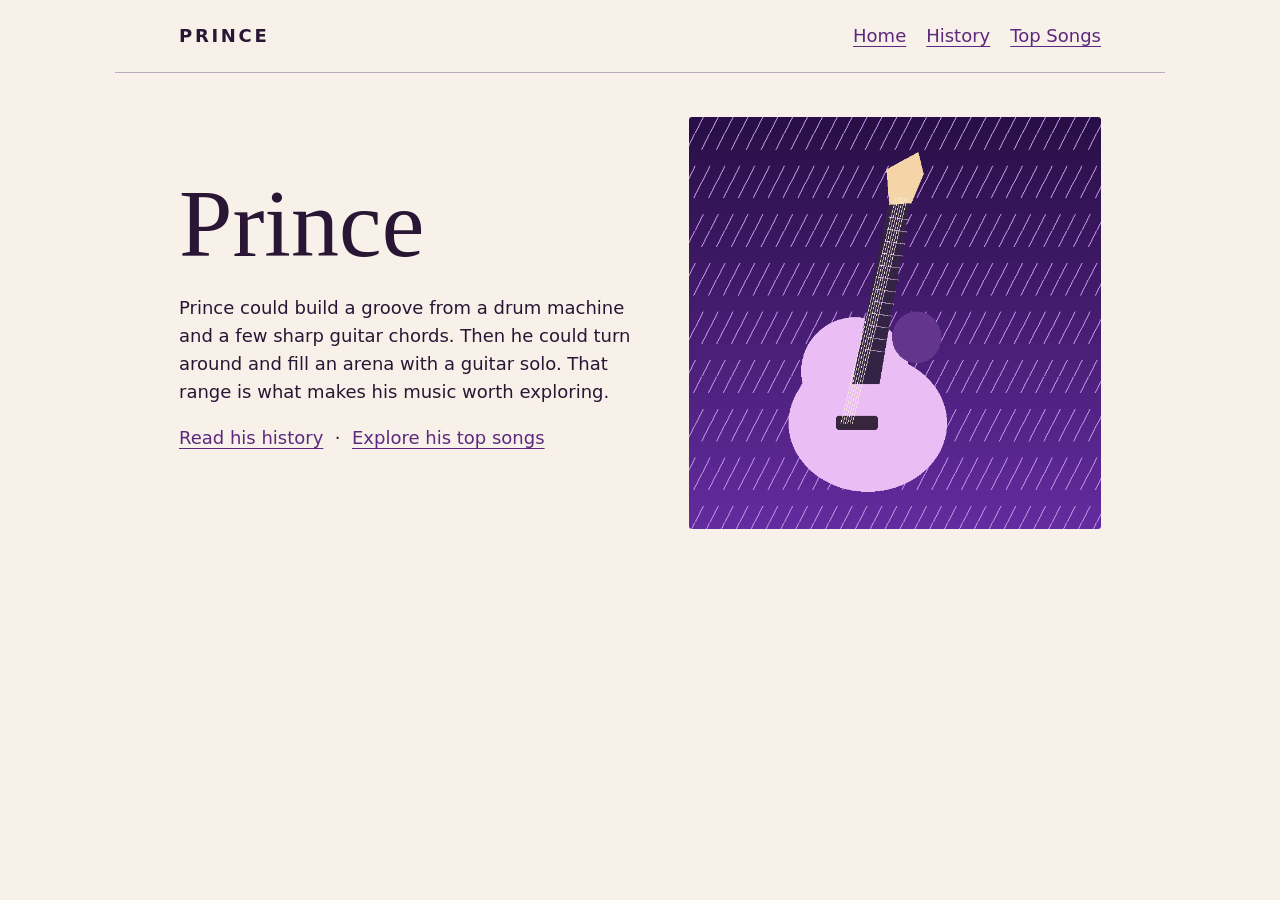
<file: index.html>
<!doctype html><html lang="en"><head><meta charset="utf-8"><meta name="viewport" content="width=device-width, initial-scale=1"><title>Prince | Prince Fan Site</title><link rel="stylesheet" href="style.css"></head><body><header><strong>PRINCE</strong><nav aria-label="Main menu"><a href="index.html">Home</a><a href="history.html">History</a><a href="songs.html">Top Songs</a></nav></header><main><section><h1>Prince</h1><p>Prince could build a groove from a drum machine and a few sharp guitar chords. Then he could turn around and fill an arena with a guitar solo. That range is what makes his music worth exploring.</p><p><a href="history.html">Read his history</a> &nbsp;·&nbsp; <a href="songs.html">Explore his top songs</a></p></section><img src="purple-rain.png" alt="Original purple guitar and rain illustration"></main></body></html>
</file>
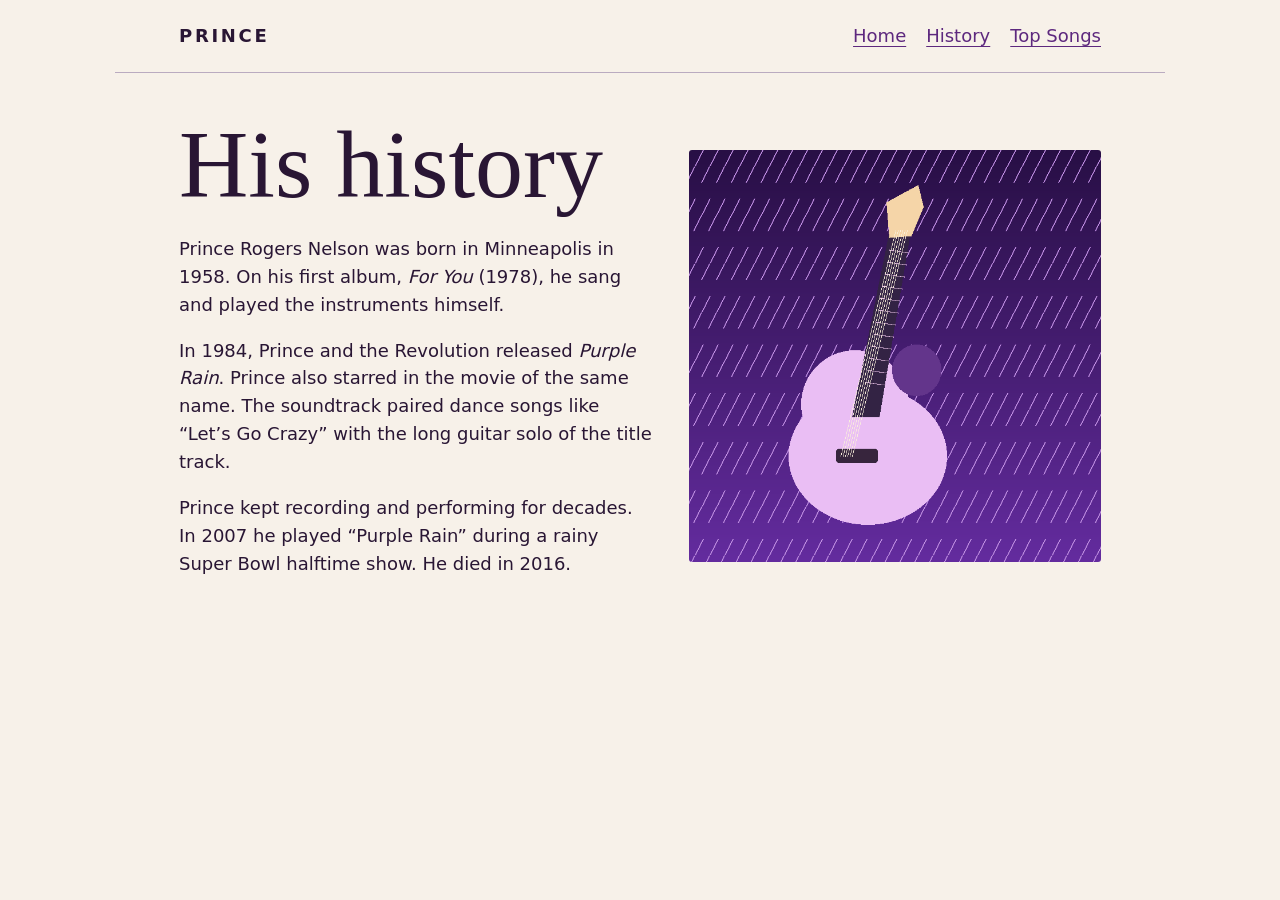
<file: history.html>
<!doctype html><html lang="en"><head><meta charset="utf-8"><meta name="viewport" content="width=device-width, initial-scale=1"><title>His history | Prince Fan Site</title><link rel="stylesheet" href="style.css"></head><body><header><strong>PRINCE</strong><nav aria-label="Main menu"><a href="index.html">Home</a><a href="history.html">History</a><a href="songs.html">Top Songs</a></nav></header><main><section><h1>His history</h1><p>Prince Rogers Nelson was born in Minneapolis in 1958. On his first album, <i>For You</i> (1978), he sang and played the instruments himself.</p><p>In 1984, Prince and the Revolution released <i>Purple Rain</i>. Prince also starred in the movie of the same name. The soundtrack paired dance songs like “Let’s Go Crazy” with the long guitar solo of the title track.</p><p>Prince kept recording and performing for decades. In 2007 he played “Purple Rain” during a rainy Super Bowl halftime show. He died in 2016.</p></section><img src="purple-rain.png" alt="Original purple guitar and rain illustration"></main></body></html>
</file>
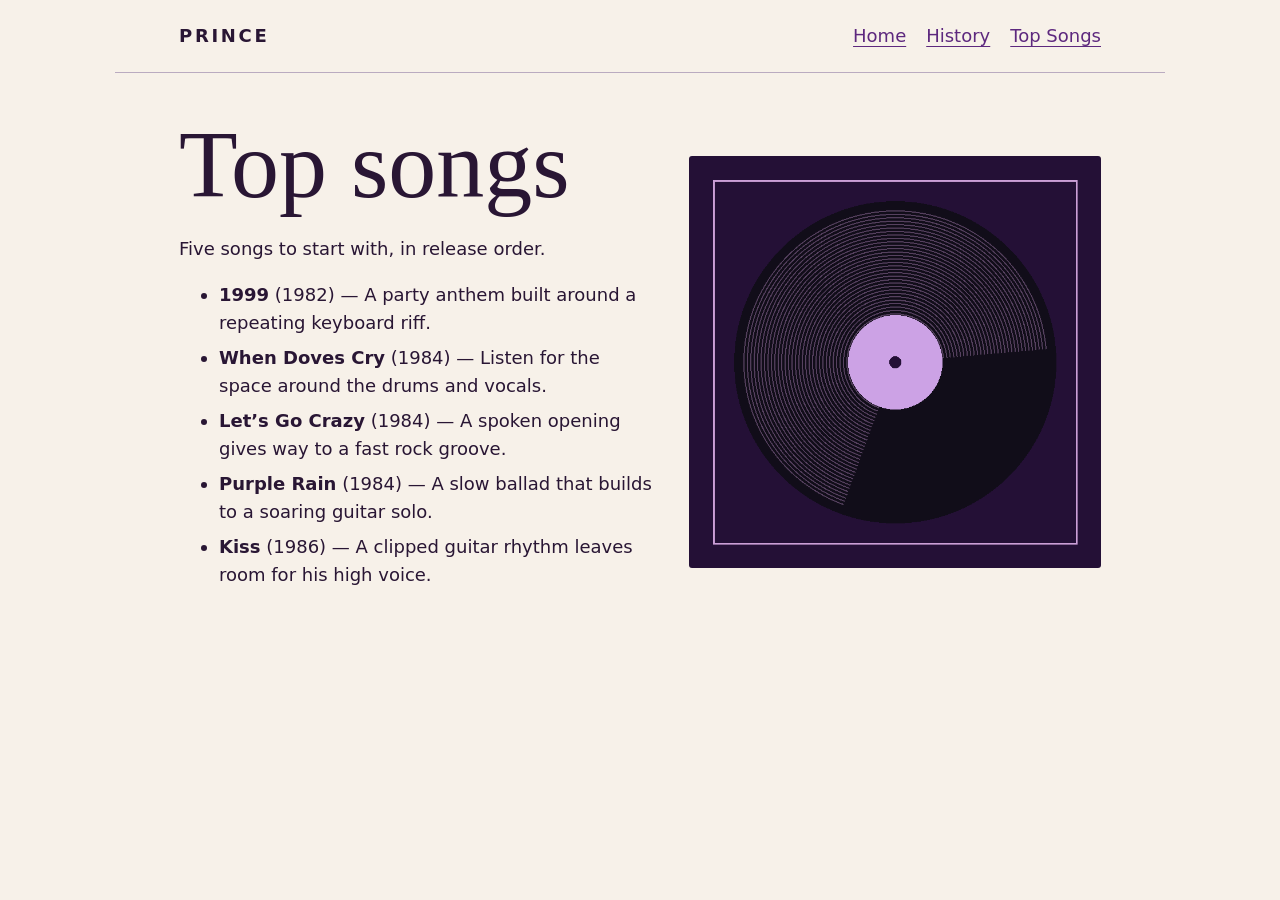
<file: songs.html>
<!doctype html><html lang="en"><head><meta charset="utf-8"><meta name="viewport" content="width=device-width, initial-scale=1"><title>Top songs | Prince Fan Site</title><link rel="stylesheet" href="style.css"></head><body><header><strong>PRINCE</strong><nav aria-label="Main menu"><a href="index.html">Home</a><a href="history.html">History</a><a href="songs.html">Top Songs</a></nav></header><main><section><h1>Top songs</h1><p>Five songs to start with, in release order.</p><ul><li><b>1999</b> (1982) — A party anthem built around a repeating keyboard riff.</li><li><b>When Doves Cry</b> (1984) — Listen for the space around the drums and vocals.</li><li><b>Let’s Go Crazy</b> (1984) — A spoken opening gives way to a fast rock groove.</li><li><b>Purple Rain</b> (1984) — A slow ballad that builds to a soaring guitar solo.</li><li><b>Kiss</b> (1986) — A clipped guitar rhythm leaves room for his high voice.</li></ul></section><img src="record.png" alt="Illustration of a vinyl record with a purple label"></main></body></html>
</file>
<file: style.css>
*{box-sizing:border-box}body{margin:0;background:#f7f1e9;color:#291634;font:18px/1.55 system-ui,sans-serif}header,main{max-width:1050px;margin:auto;padding:22px 5%}header{display:flex;align-items:center;justify-content:space-between;gap:16px;border-bottom:1px solid #baabc0;flex-wrap:wrap}header strong{letter-spacing:.15em}nav{display:flex;gap:20px}a{color:#5d287e;text-underline-offset:4px}main{display:grid;grid-template-columns:1.15fr 1fr;gap:36px;align-items:center;padding-top:44px}img{width:100%;border-radius:3px}h1{font:normal clamp(3rem,8vw,6rem)/1 Georgia,serif;margin:0 0 22px}li{margin:.4em 0}small{color:#644970}@media(max-width:650px){main{grid-template-columns:1fr}img{max-width:420px}}
</file>
